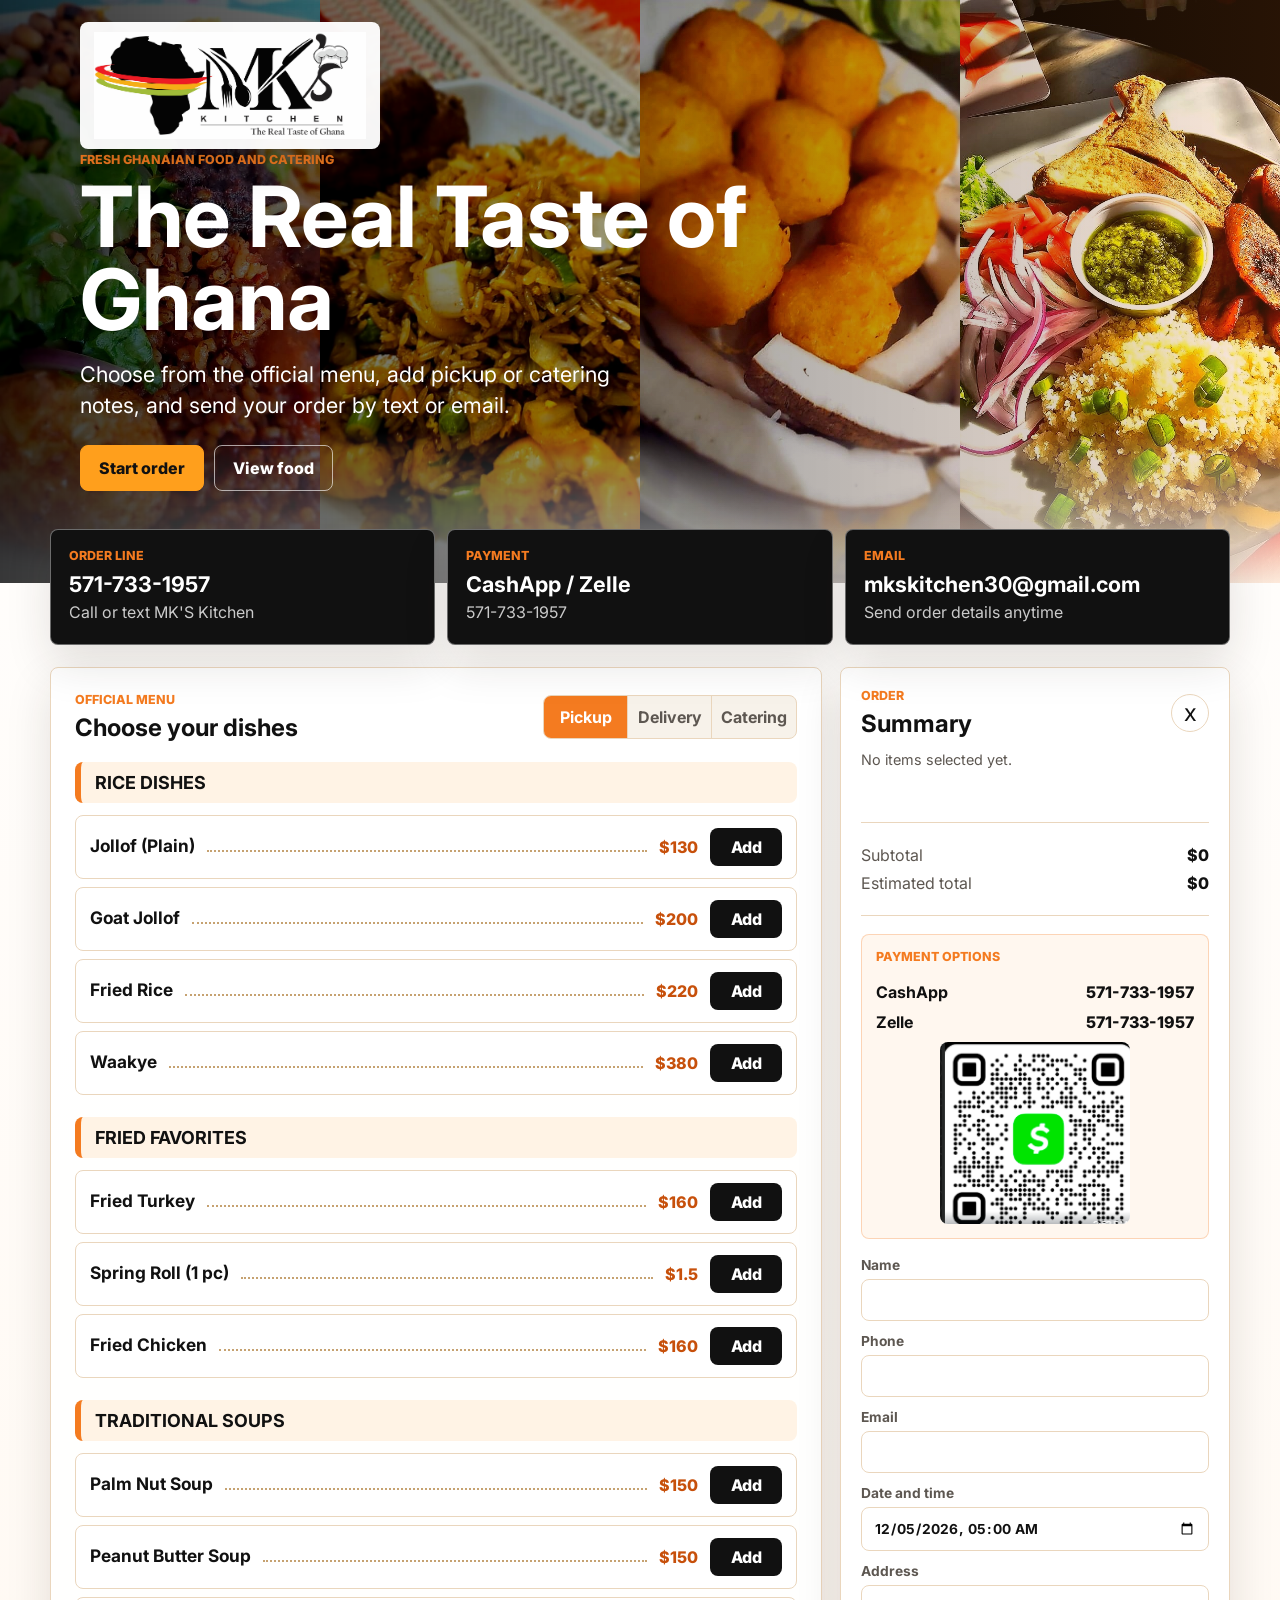
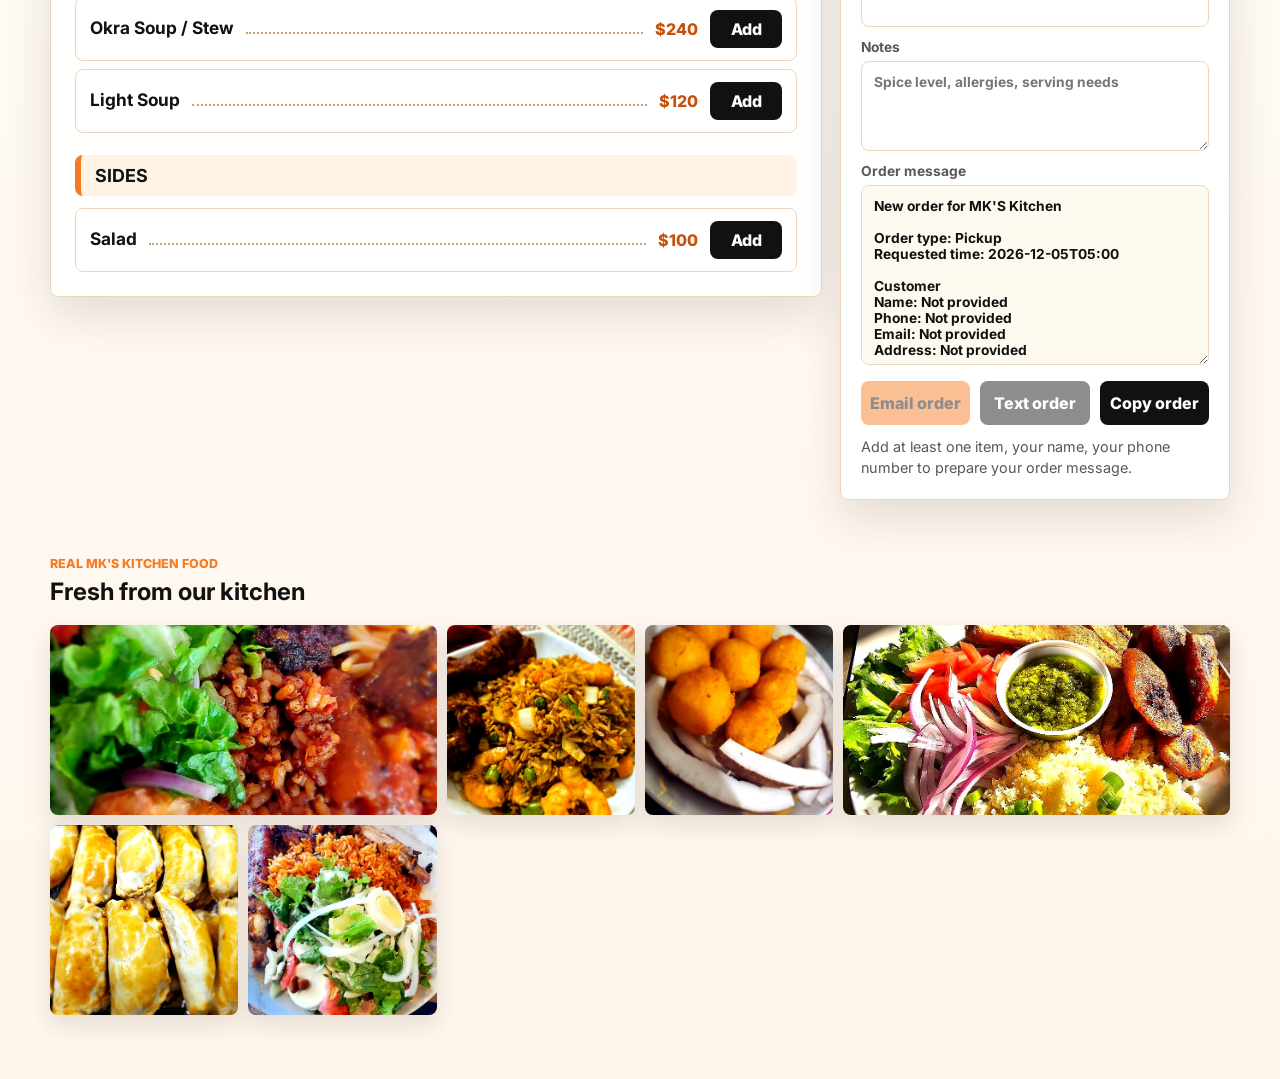
<file: index.html>
<!doctype html>
<html lang="en">
  <head>
    <meta charset="UTF-8" />
    <meta name="viewport" content="width=device-width, initial-scale=1.0" />
    <title>MK'S Kitchen Orders</title>
    <link rel="preconnect" href="https://fonts.googleapis.com" />
    <link rel="preconnect" href="https://fonts.gstatic.com" crossorigin />
    <link
      href="https://fonts.googleapis.com/css2?family=Inter:wght@400;500;600;700;800&display=swap"
      rel="stylesheet"
    />
    <link rel="stylesheet" href="styles.css" />
  </head>
  <body>
    <main class="app-shell">
      <section class="hero" aria-label="MK'S Kitchen ordering">
        <div class="hero-gallery" aria-hidden="true">
          <img src="assets/mk-menu/enriched/food-jollof.jpg" alt="" />
          <img src="assets/mk-menu/enriched/food-waakye.jpg" alt="" />
          <img src="assets/mk-menu/enriched/food-fried-yam.jpg" alt="" />
          <img src="assets/mk-menu/enriched/food-fried-rice.jpg" alt="" />
        </div>
        <div class="hero__shade"></div>
        <img class="site-logo" src="assets/mk-kitchen-logo-cropped.png" alt="MK'S Kitchen - The Real Taste of Ghana" />
        <div class="hero__content">
          <p class="eyebrow">Fresh Ghanaian food and catering</p>
          <h1>The Real Taste of Ghana</h1>
          <p class="hero__copy">Choose from the official menu, add pickup or catering notes, and send your order by text or email.</p>
          <div class="hero-actions" aria-label="Quick actions">
            <a href="#order" class="hero-button hero-button--primary">Start order</a>
            <a href="#gallery" class="hero-button">View food</a>
          </div>
        </div>
      </section>

      <section class="intro-band" aria-label="Ordering and payment information">
        <div>
          <p class="eyebrow">Order line</p>
          <strong>571-733-1957</strong>
          <span>Call or text MK'S Kitchen</span>
        </div>
        <div>
          <p class="eyebrow">Payment</p>
          <strong>CashApp / Zelle</strong>
          <span>571-733-1957</span>
        </div>
        <div>
          <p class="eyebrow">Email</p>
          <strong>mkskitchen30@gmail.com</strong>
          <span>Send order details anytime</span>
        </div>
      </section>

      <section class="order-layout" id="order" aria-label="Food order form">
        <div class="menu-panel">
          <div class="section-heading">
            <div>
              <p class="eyebrow">Official menu</p>
              <h2>Choose your dishes</h2>
            </div>
            <div class="order-type" role="group" aria-label="Order type">
              <button class="segmented is-active" type="button" data-order-type="Pickup">Pickup</button>
              <button class="segmented" type="button" data-order-type="Delivery">Delivery</button>
              <button class="segmented" type="button" data-order-type="Catering">Catering</button>
            </div>
          </div>
          <div class="menu-grid" id="menuGrid"></div>
        </div>

        <aside class="cart-panel" aria-label="Order summary">
          <div class="section-heading section-heading--compact">
            <div>
              <p class="eyebrow">Order</p>
              <h2>Summary</h2>
            </div>
            <button class="icon-button" type="button" id="clearOrder" aria-label="Clear order" title="Clear order">
              <span aria-hidden="true">x</span>
            </button>
          </div>

          <div class="cart-items" id="cartItems">
            <p class="empty-state">No items selected yet.</p>
          </div>

          <dl class="totals">
            <div>
              <dt>Subtotal</dt>
              <dd id="subtotal">$0.00</dd>
            </div>
            <div>
              <dt>Estimated total</dt>
              <dd id="total">$0.00</dd>
            </div>
          </dl>

          <section class="payment-panel" aria-label="Payment details">
            <p class="eyebrow">Payment options</p>
            <div>
              <strong>CashApp</strong>
              <span>571-733-1957</span>
            </div>
            <div>
              <strong>Zelle</strong>
              <span>571-733-1957</span>
            </div>
            <img src="assets/mk-menu/cashapp-qr.png" alt="CashApp payment QR code for Stephanie Bonsu" />
          </section>

          <form class="customer-form" id="orderForm">
            <label>
              Name
              <input id="customerName" name="customerName" autocomplete="name" required />
            </label>
            <label>
              Phone
              <input id="customerPhone" name="customerPhone" autocomplete="tel" required />
            </label>
            <label>
              Email
              <input id="customerEmail" name="customerEmail" type="email" autocomplete="email" />
            </label>
            <label>
              Date and time
              <input id="orderTime" name="orderTime" type="datetime-local" required />
            </label>
            <label>
              Address
              <input id="customerAddress" name="customerAddress" autocomplete="street-address" />
            </label>
            <label>
              Notes
              <textarea id="orderNotes" name="orderNotes" rows="4" placeholder="Spice level, allergies, serving needs"></textarea>
            </label>
            <label>
              Order message
              <textarea id="orderPreview" name="orderPreview" rows="8" readonly></textarea>
            </label>

            <div class="send-actions">
              <a class="send-button send-button--primary" id="emailOrder" href="mailto:sbonsu03@gmail.com">Email order</a>
              <a class="send-button" id="textOrder" href="sms:+15717331957">Text order</a>
              <button class="send-button send-button--copy" id="copyOrder" type="button">Copy order</button>
            </div>
            <p class="fine-print" id="statusMessage" role="status">Add at least one item to prepare your order message.</p>
          </form>
        </aside>
      </section>

      <section class="gallery-section" id="gallery" aria-label="MK'S Kitchen food photos">
        <div class="section-heading">
          <div>
            <p class="eyebrow">Real MK'S Kitchen food</p>
            <h2>Fresh from our kitchen</h2>
          </div>
        </div>
        <div class="food-gallery">
          <img src="assets/mk-menu/enriched/food-jollof.jpg" alt="Jollof rice with chicken and salad" />
          <img src="assets/mk-menu/enriched/food-waakye.jpg" alt="Waakye plate with egg, rice, beans, spaghetti, salad, and stew" />
          <img src="assets/mk-menu/enriched/food-fried-yam.jpg" alt="Fried yam with fried pieces and green pepper sauce" />
          <img src="assets/mk-menu/enriched/food-fried-rice.jpg" alt="Fried rice with shrimp and fried chicken" />
          <img src="assets/mk-menu/enriched/food-rice-fish.jpg" alt="Rice and fried fish with avocado and onions" />
          <img src="assets/mk-menu/enriched/food-coconut-balls.jpg" alt="Golden coconut snack balls" />
        </div>
      </section>
    </main>

    <div class="mobile-order-bar" id="mobileOrderBar" hidden>
      <div>
        <span id="mobileCartCount">0 items</span>
        <strong id="mobileCartTotal">$0</strong>
      </div>
      <button type="button" id="viewOrderButton">View order</button>
    </div>
    <div class="cart-toast" id="cartToast" role="status" aria-live="polite"></div>

    <script src="app.js"></script>
  </body>
</html>
</file>
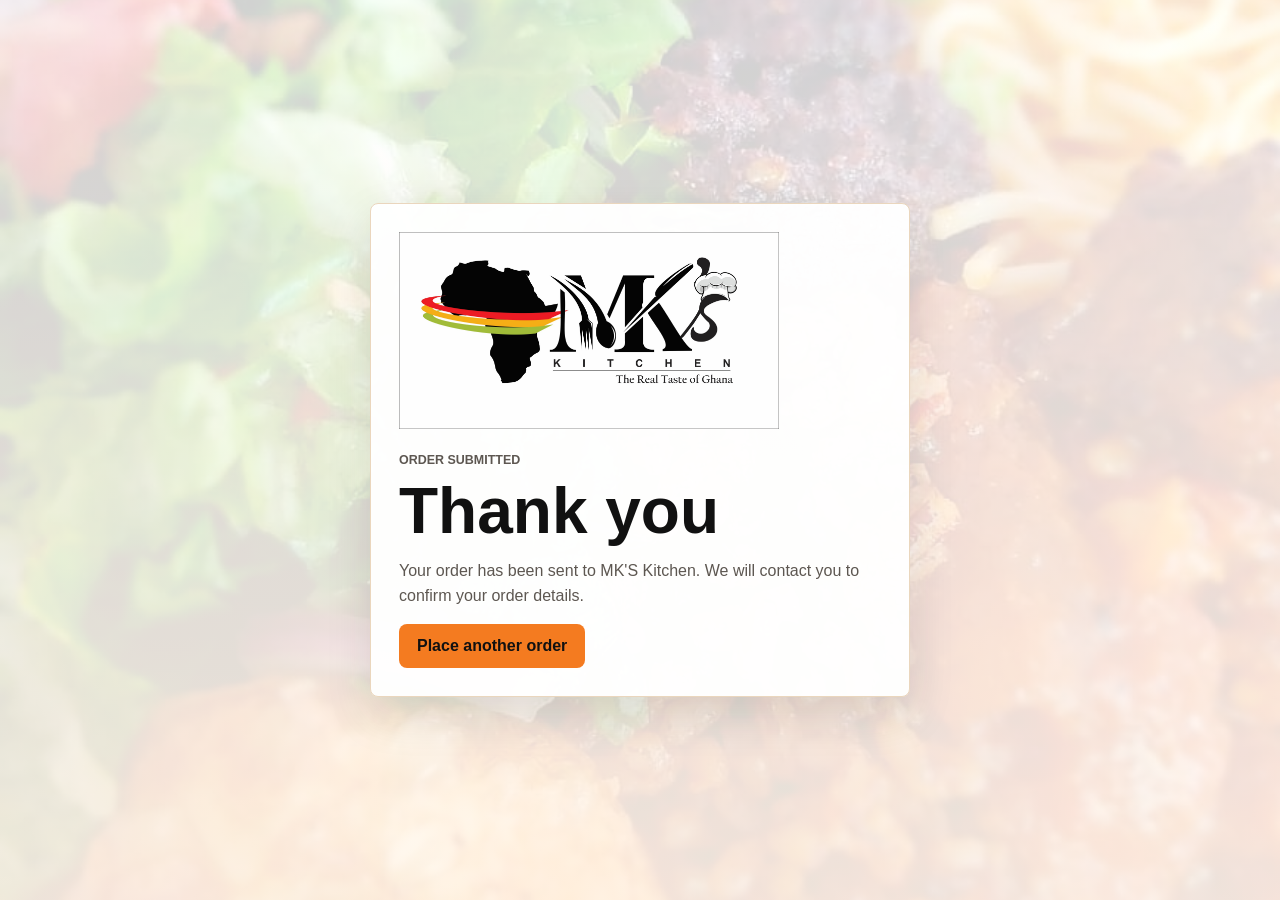
<file: success.html>
<!doctype html>
<html lang="en">
  <head>
    <meta charset="UTF-8" />
    <meta name="viewport" content="width=device-width, initial-scale=1.0" />
    <title>Order Sent | MK'S Kitchen</title>
    <link rel="stylesheet" href="styles.css" />
  </head>
  <body>
    <main class="success-page">
      <section class="success-panel">
        <img src="assets/mk-kitchen-logo.jpg" alt="MK'S Kitchen - The Real Taste of Ghana" />
        <p class="eyebrow">Order submitted</p>
        <h1>Thank you</h1>
        <p>Your order has been sent to MK'S Kitchen. We will contact you to confirm your order details.</p>
        <a class="send-button send-button--primary" href="/">Place another order</a>
      </section>
    </main>
  </body>
</html>
</file>
<file: styles.css>
:root {
  color-scheme: light;
  --ink: #111111;
  --muted: #5d5751;
  --paper: #ffffff;
  --surface: #ffffff;
  --line: #ead6bd;
  --accent: #f47b20;
  --accent-dark: #c7500b;
  --leaf: #111111;
  --leaf-dark: #111111;
  --gold: #f47b20;
  --sun: #ff9f1c;
  --shadow: 0 18px 45px rgba(37, 30, 20, 0.13);
}

* {
  box-sizing: border-box;
}

body {
  margin: 0;
  background:
    linear-gradient(180deg, rgba(255, 255, 255, 0.98), rgba(255, 246, 236, 0.96)),
    var(--paper);
  color: var(--ink);
  font-family: Inter, Arial, sans-serif;
}

button,
input,
textarea {
  font: inherit;
}

.app-shell {
  min-height: 100vh;
}

.hero {
  position: relative;
  min-height: clamp(440px, 58vh, 620px);
  display: grid;
  align-items: end;
  overflow: hidden;
  background: #111111;
}

.hero-gallery {
  position: absolute;
  inset: 0;
  display: grid;
  grid-template-columns: repeat(4, 1fr);
}

.hero-gallery img {
  width: 100%;
  height: 100%;
  object-fit: cover;
}

.hero__shade {
  position: absolute;
  inset: 0;
  background:
    linear-gradient(90deg, rgba(0, 0, 0, 0.78), rgba(0, 0, 0, 0.36) 52%, rgba(244, 123, 32, 0.16)),
    linear-gradient(0deg, rgba(255, 255, 255, 1), rgba(255, 255, 255, 0) 26%);
}

.hero__content {
  position: relative;
  width: min(1120px, calc(100% - 32px));
  margin: 0 auto;
  padding: 152px 0 92px;
  color: #ffffff;
}

.site-logo {
  position: absolute;
  z-index: 2;
  top: 22px;
  left: max(16px, calc((100% - 1120px) / 2));
  display: block;
  width: min(300px, 42vw);
  height: auto;
  padding: 10px 14px;
  border-radius: 8px;
  background: rgba(255, 255, 255, 0.96);
  box-shadow: 0 16px 35px rgba(0, 0, 0, 0.2);
  object-fit: contain;
}

.eyebrow {
  margin: 0 0 8px;
  color: var(--gold);
  font-size: 0.78rem;
  font-weight: 800;
  letter-spacing: 0;
  text-transform: uppercase;
}

.hero h1 {
  margin: 0;
  max-width: 860px;
  font-size: clamp(2.7rem, 6.6vw, 6.2rem);
  line-height: 0.98;
  letter-spacing: 0;
}

.hero__copy {
  max-width: 560px;
  margin: 18px 0 0;
  font-size: clamp(1rem, 2vw, 1.35rem);
  line-height: 1.45;
}

.hero-actions {
  display: flex;
  flex-wrap: wrap;
  gap: 10px;
  margin-top: 24px;
}

.hero-button {
  min-height: 46px;
  display: inline-flex;
  align-items: center;
  justify-content: center;
  padding: 0 18px;
  border: 1px solid rgba(255, 255, 255, 0.62);
  border-radius: 8px;
  color: #ffffff;
  font-weight: 800;
  text-decoration: none;
}

.hero-button--primary {
  border-color: var(--sun);
  background: var(--sun);
  color: #111111;
}

.intro-band {
  width: min(1180px, calc(100% - 32px));
  margin: -54px auto 22px;
  display: grid;
  grid-template-columns: repeat(3, minmax(0, 1fr));
  gap: 12px;
  position: relative;
  z-index: 2;
}

.intro-band > div {
  min-height: 116px;
  padding: 18px;
  border: 1px solid rgba(255, 255, 255, 0.38);
  border-radius: 8px;
  background: #111111;
  color: #ffffff;
  box-shadow: var(--shadow);
}

.intro-band strong,
.intro-band span {
  display: block;
}

.intro-band strong {
  font-size: clamp(1.05rem, 2vw, 1.35rem);
}

.intro-band span {
  margin-top: 5px;
  color: rgba(255, 255, 255, 0.78);
}

.intro-band a,
.intro-band strong,
.intro-band span {
  color: inherit;
  text-decoration: none;
}

.intro-band a[x-apple-data-detectors],
.intro-band [x-apple-data-detectors] {
  color: inherit !important;
  text-decoration: none !important;
}

.intro-band span {
  color: rgba(255, 255, 255, 0.78);
}

.order-layout {
  width: min(1180px, calc(100% - 32px));
  margin: 0 auto 56px;
  display: grid;
  grid-template-columns: minmax(0, 1fr) 390px;
  gap: 18px;
  align-items: start;
  position: relative;
}

.menu-panel,
.cart-panel {
  background: rgba(255, 255, 255, 0.94);
  border: 1px solid var(--line);
  border-radius: 8px;
  box-shadow: var(--shadow);
}

.menu-panel {
  padding: 24px;
}

.cart-panel {
  position: sticky;
  top: 16px;
  padding: 20px;
}

.section-heading {
  display: flex;
  align-items: center;
  justify-content: space-between;
  gap: 16px;
  margin-bottom: 20px;
}

.section-heading h2 {
  margin: 0;
  font-size: 1.5rem;
  line-height: 1.1;
}

.section-heading--compact {
  margin-bottom: 12px;
}

.order-type {
  display: inline-grid;
  grid-template-columns: repeat(3, minmax(84px, 1fr));
  border: 1px solid var(--line);
  border-radius: 8px;
  overflow: hidden;
  background: #f7f2ea;
}

.segmented {
  min-height: 42px;
  border: 0;
  border-right: 1px solid var(--line);
  background: transparent;
  color: var(--muted);
  cursor: pointer;
  font-weight: 700;
}

.segmented:last-child {
  border-right: 0;
}

.segmented.is-active {
  background: var(--accent);
  color: #ffffff;
}

.menu-grid {
  display: grid;
  gap: 22px;
}

.menu-category {
  display: grid;
  gap: 12px;
}

.menu-category > h3 {
  margin: 0;
  padding: 10px 14px;
  border-left: 6px solid var(--gold);
  border-radius: 8px;
  background: #fff3e5;
  color: #111111;
  font-size: 1.12rem;
  text-transform: uppercase;
}

.menu-category__grid {
  display: grid;
  gap: 8px;
}

.menu-item {
  display: grid;
  grid-template-columns: minmax(0, 1fr) auto;
  gap: 12px;
  align-items: center;
  padding: 12px 14px;
  border: 1px solid var(--line);
  border-radius: 8px;
  background: var(--surface);
}

.menu-item__top {
  min-width: 0;
  display: grid;
  grid-template-columns: auto minmax(18px, 1fr) auto;
  align-items: end;
  gap: 12px;
}

.menu-item h3 {
  margin: 0;
  font-size: 1.08rem;
  line-height: 1.2;
}

.menu-dots {
  height: 1px;
  min-width: 18px;
  margin-bottom: 5px;
  border-bottom: 2px dotted #c6a271;
}

.price {
  color: var(--accent-dark);
  font-weight: 800;
  white-space: nowrap;
}

.add-button,
.send-button {
  min-height: 44px;
  display: inline-flex;
  align-items: center;
  justify-content: center;
  border: 0;
  border-radius: 8px;
  background: var(--ink);
  color: #ffffff;
  cursor: pointer;
  font-weight: 800;
  text-decoration: none;
}

.add-button {
  width: 72px;
  min-height: 38px;
  background: var(--ink);
}

.add-button:hover,
.send-button:hover {
  transform: translateY(-1px);
}

.icon-button {
  width: 38px;
  height: 38px;
  border: 1px solid var(--line);
  border-radius: 50%;
  background: #ffffff;
  color: var(--ink);
  cursor: pointer;
  font-size: 1.5rem;
  line-height: 1;
}

.cart-items {
  display: grid;
  gap: 10px;
  min-height: 54px;
}

.empty-state,
.fine-print {
  margin: 0;
  color: var(--muted);
  font-size: 0.9rem;
  line-height: 1.45;
}

.cart-row {
  display: grid;
  grid-template-columns: 1fr auto;
  gap: 10px;
  padding: 12px;
  border: 1px solid var(--line);
  border-radius: 8px;
}

.cart-row strong,
.cart-row span {
  display: block;
}

.cart-row span {
  margin-top: 3px;
  color: var(--muted);
  font-size: 0.88rem;
}

.qty-controls {
  display: inline-grid;
  grid-template-columns: 32px 34px 32px;
  align-items: center;
  justify-items: center;
}

.qty-controls button {
  width: 32px;
  height: 32px;
  border: 1px solid var(--line);
  border-radius: 50%;
  background: #ffffff;
  cursor: pointer;
  font-weight: 800;
}

.totals {
  margin: 18px 0;
  padding: 14px 0;
  border-top: 1px solid var(--line);
  border-bottom: 1px solid var(--line);
}

.totals div {
  display: flex;
  justify-content: space-between;
  gap: 12px;
  margin: 8px 0;
}

.totals dt {
  color: var(--muted);
}

.totals dd {
  margin: 0;
  font-weight: 800;
}

.customer-form {
  display: grid;
  gap: 12px;
}

.hidden-field {
  display: none;
}

.customer-form label {
  display: grid;
  gap: 6px;
  color: var(--muted);
  font-size: 0.86rem;
  font-weight: 700;
}

.customer-form input,
.customer-form textarea {
  width: 100%;
  border: 1px solid var(--line);
  border-radius: 8px;
  background: #ffffff;
  color: var(--ink);
  padding: 12px;
  outline: none;
}

.customer-form input:focus,
.customer-form textarea:focus {
  border-color: var(--accent);
  box-shadow: 0 0 0 3px rgba(244, 123, 32, 0.14);
}

.send-actions {
  display: grid;
  grid-template-columns: repeat(3, minmax(0, 1fr));
  gap: 10px;
  margin-top: 4px;
}

.send-button {
  background: #111111;
}

.send-button--primary {
  background: var(--accent);
  color: #111111;
}

.send-button--copy {
  background: var(--ink);
}

.send-button.is-disabled {
  opacity: 0.48;
}

#orderPreview {
  min-height: 180px;
  resize: vertical;
  color: var(--ink);
  background: #fffaf0;
}

.payment-panel {
  display: grid;
  gap: 10px;
  margin: 0 0 18px;
  padding: 14px;
  border: 1px solid rgba(244, 123, 32, 0.28);
  border-radius: 8px;
  background: #fff7ef;
}

.payment-panel div {
  display: flex;
  justify-content: space-between;
  gap: 12px;
  color: #111111;
}

.payment-panel span {
  font-weight: 800;
}

.payment-panel img {
  width: min(190px, 100%);
  justify-self: center;
  max-height: none;
  object-fit: contain;
  border-radius: 8px;
  background: #ffffff;
}

.gallery-section {
  width: min(1180px, calc(100% - 32px));
  margin: 0 auto 64px;
}

.food-gallery {
  display: grid;
  grid-template-columns: repeat(6, minmax(0, 1fr));
  gap: 10px;
}

.food-gallery img {
  width: 100%;
  height: 190px;
  object-fit: cover;
  border-radius: 8px;
  box-shadow: 0 10px 25px rgba(37, 30, 20, 0.12);
}

.food-gallery img:nth-child(1),
.food-gallery img:nth-child(4) {
  grid-column: span 2;
}

.success-page {
  min-height: 100vh;
  display: grid;
  place-items: center;
  padding: 24px;
  background:
    linear-gradient(rgba(255, 255, 255, 0.82), rgba(255, 246, 236, 0.92)),
    url("assets/mk-menu/enriched/food-jollof.jpg") center / cover;
}

.success-panel {
  width: min(540px, 100%);
  padding: 28px;
  border: 1px solid var(--line);
  border-radius: 8px;
  background: rgba(255, 255, 255, 0.96);
  box-shadow: var(--shadow);
}

.success-panel img {
  display: block;
  width: min(380px, 100%);
  height: auto;
  margin-bottom: 22px;
}

.success-panel h1 {
  margin: 0;
  font-size: clamp(2.2rem, 8vw, 4rem);
  line-height: 1;
  letter-spacing: 0;
}

.success-panel p {
  color: var(--muted);
  line-height: 1.55;
}

.success-panel .send-button {
  width: fit-content;
  padding: 0 18px;
}

.mobile-order-bar,
.cart-toast {
  display: none;
}

@media (max-width: 920px) {
  body {
    padding-bottom: 88px;
  }

  .intro-band {
    grid-template-columns: 1fr;
    margin-top: -42px;
  }

  .order-layout {
    grid-template-columns: 1fr;
  }

  .cart-panel {
    position: static;
  }

  .food-gallery {
    grid-template-columns: repeat(2, minmax(0, 1fr));
  }

  .food-gallery img,
  .food-gallery img:nth-child(1),
  .food-gallery img:nth-child(4) {
    grid-column: auto;
  }

  .mobile-order-bar {
    position: fixed;
    left: 12px;
    right: 12px;
    bottom: 12px;
    z-index: 20;
    display: none;
    grid-template-columns: minmax(0, 1fr) auto;
    align-items: center;
    gap: 12px;
    padding: 12px;
    border: 1px solid rgba(255, 159, 28, 0.42);
    border-radius: 8px;
    background: #111111;
    color: #ffffff;
    box-shadow: 0 16px 40px rgba(0, 0, 0, 0.32);
  }

  .mobile-order-bar.is-visible {
    display: grid;
  }

  .mobile-order-bar[hidden] {
    display: none;
  }

  .mobile-order-bar span,
  .mobile-order-bar strong {
    display: block;
  }

  .mobile-order-bar span {
    color: rgba(255, 255, 255, 0.72);
    font-size: 0.86rem;
    font-weight: 700;
  }

  .mobile-order-bar strong {
    margin-top: 2px;
    color: #ff9f1c;
    font-size: 1.28rem;
  }

  .mobile-order-bar button {
    min-height: 44px;
    padding: 0 16px;
    border: 0;
    border-radius: 8px;
    background: #ff9f1c;
    color: #111111;
    cursor: pointer;
    font-weight: 900;
  }

  .mobile-order-bar.pulse {
    animation: cartPulse 520ms ease-out;
  }

  .cart-toast {
    position: fixed;
    left: 50%;
    bottom: 86px;
    z-index: 21;
    display: block;
    max-width: min(360px, calc(100% - 32px));
    padding: 11px 14px;
    border-radius: 8px;
    background: #ff9f1c;
    color: #111111;
    font-weight: 900;
    text-align: center;
    box-shadow: 0 14px 32px rgba(0, 0, 0, 0.25);
    opacity: 0;
    pointer-events: none;
    transform: translate(-50%, 12px);
    transition:
      opacity 180ms ease,
      transform 180ms ease;
  }

  .cart-toast.is-visible {
    opacity: 1;
    transform: translate(-50%, 0);
  }

  .add-button.is-added {
    background: #ff9f1c;
    color: #111111;
    transform: translateY(-1px) scale(1.02);
  }
}

@keyframes cartPulse {
  0% {
    transform: translateY(0) scale(1);
  }

  45% {
    transform: translateY(-4px) scale(1.02);
  }

  100% {
    transform: translateY(0) scale(1);
  }
}

@media (max-width: 640px) {
  .hero {
    min-height: 560px;
  }

  .hero-gallery {
    grid-template-columns: repeat(2, 1fr);
  }

  .hero__shade {
    background:
      linear-gradient(0deg, rgba(0, 0, 0, 0.78), rgba(0, 0, 0, 0.22) 58%, rgba(244, 123, 32, 0.1)),
      linear-gradient(0deg, rgba(255, 255, 255, 1), rgba(255, 255, 255, 0) 22%);
  }

  .hero__content {
    padding-bottom: 94px;
  }

  .site-logo {
    top: 14px;
    left: 16px;
    width: min(260px, 70vw);
  }

  .intro-band {
    width: min(100% - 24px, 1180px);
  }

  .order-layout,
  .gallery-section {
    width: min(100% - 24px, 1180px);
  }

  .menu-panel,
  .cart-panel {
    padding: 16px;
  }

  .section-heading {
    align-items: stretch;
    flex-direction: column;
  }

  .section-heading--compact {
    flex-direction: row;
    align-items: center;
  }

  .order-type {
    width: 100%;
    grid-template-columns: repeat(3, 1fr);
  }

  .menu-grid,
  .menu-category__grid,
  .send-actions {
    grid-template-columns: 1fr;
  }

  .menu-item {
    grid-template-columns: 1fr;
  }

  .food-gallery {
    grid-template-columns: 1fr;
  }
}
</file>
